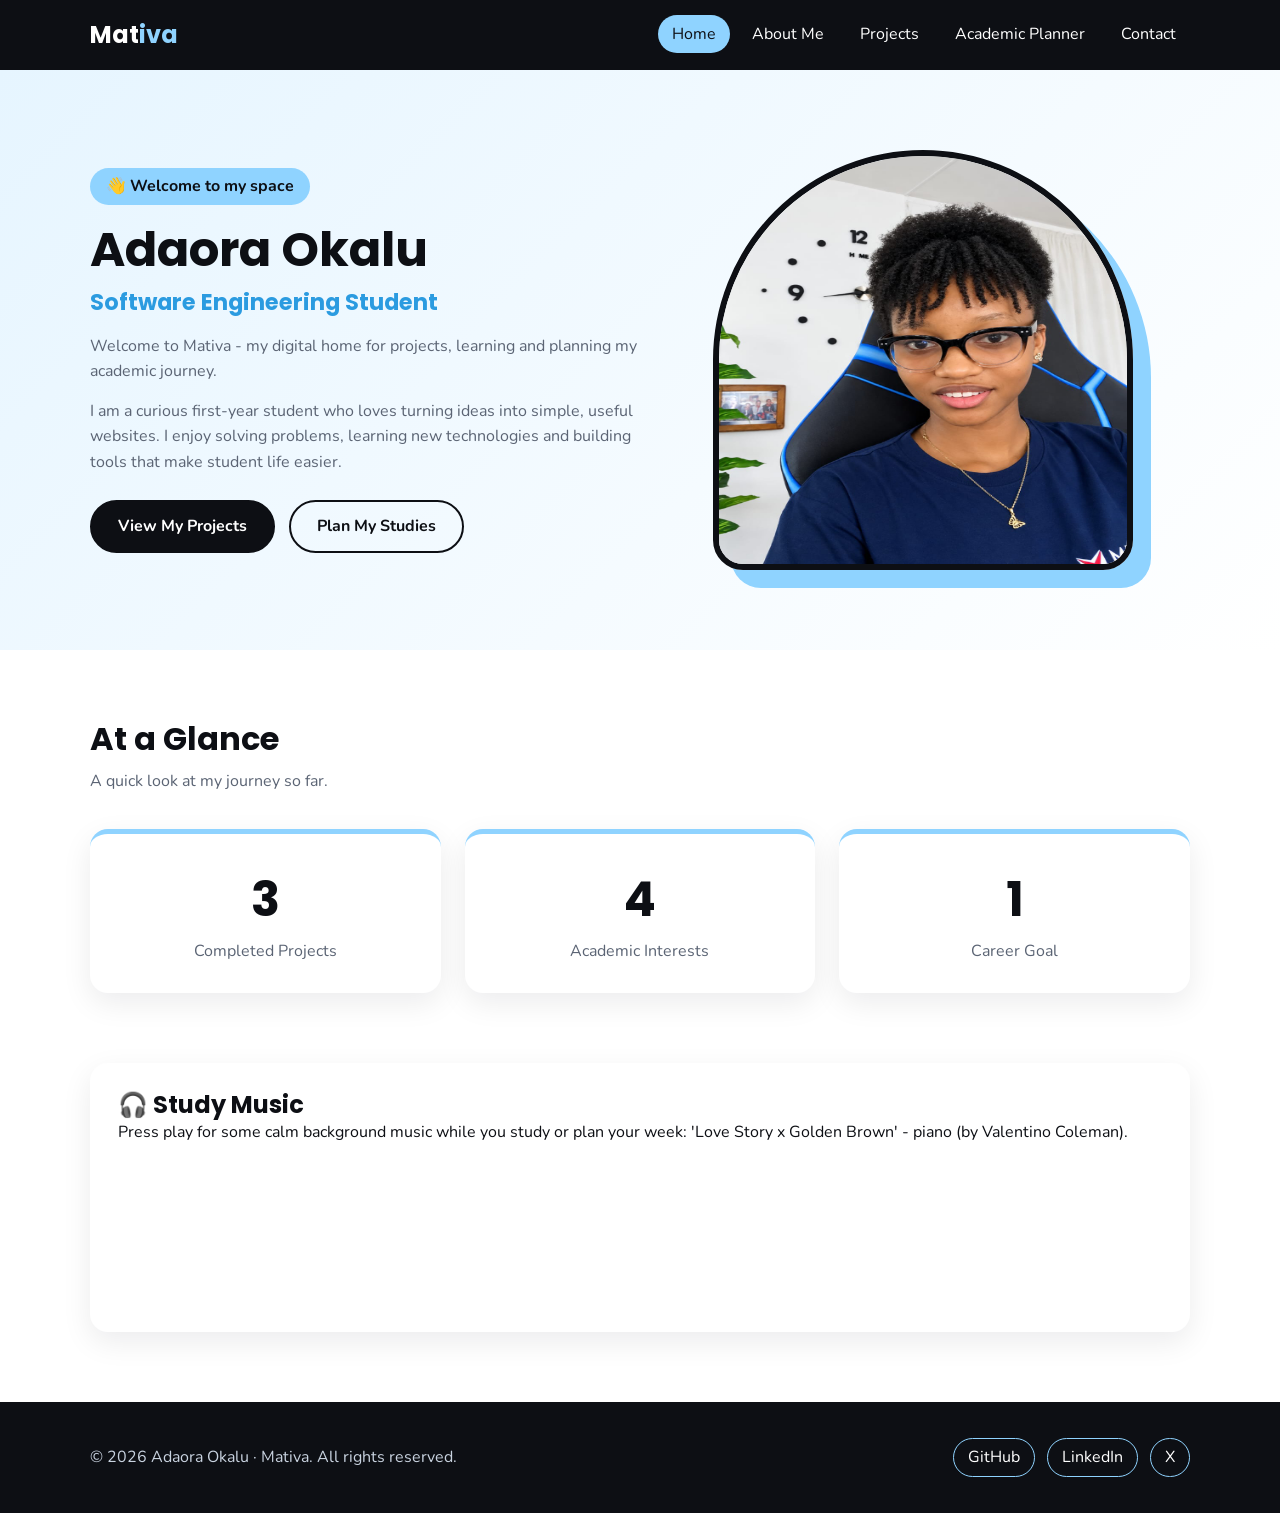
<file: index.html>
<!DOCTYPE html>
<html lang="en">
<head>
  <meta charset="UTF-8">
  <meta name="viewport" content="width=device-width, initial-scale=1.0">
  <meta name="description" content="Mativa - student portfolio and academic planner of Adaora Okalu.">
  <title>Home | Mativa</title>
  <!-- Google Fonts (optional - the site still works offline with fallback fonts) -->
  <link rel="stylesheet" href="https://fonts.googleapis.com/css2?family=Poppins:wght@600;700&family=Nunito:wght@400;700&display=swap">
  <!-- Our external stylesheet -->
  <link rel="stylesheet" href="css/style.css">
</head>
<body>
  <!-- ===== HEADER & NAVIGATION (same on every page) ===== -->
  <header>
    <nav class="container nav-bar">
      <a href="index.html" class="logo">Mat<span>iva</span></a>
      <!-- Hamburger button for mobile screens -->
      <button class="menu-toggle" id="menuToggle" aria-label="Open menu" aria-expanded="false">☰</button>
      <ul class="nav-links" id="navLinks">
          <li><a href="index.html" class="active">Home</a></li>
          <li><a href="about.html">About Me</a></li>
          <li><a href="projects.html">Projects</a></li>
          <li><a href="planner.html">Academic Planner</a></li>
          <li><a href="contact.html">Contact</a></li>
      </ul>
    </nav>
  </header>

  <main>
    <!-- ===== HERO SECTION (two columns on large screens) ===== -->
    <section class="hero">
      <div class="container hero-grid">
        <div class="hero-text fade-in">
          <span class="tag">👋 Welcome to my space</span>
          <h1>Adaora Okalu</h1>
          <h2>Software Engineering Student</h2>
          <p>Welcome to Mativa - my digital home for projects, learning and planning my academic journey.</p>
          <p>I am a curious first-year student who loves turning ideas into simple, useful websites. I enjoy solving problems, learning new technologies and building tools that make student life easier.</p>
          <div class="hero-buttons">
            <a href="projects.html" class="btn btn-primary">View My Projects</a>
            <a href="planner.html" class="btn btn-outline">Plan My Studies</a>
          </div>
        </div>
        <div class="hero-image">
          <img src="images/profile.jpg" alt="Profile photograph of Adaora Okalu" width="420" height="420">
        </div>
      </div>
    </section>

    <!-- ===== STATISTICS SECTION ===== -->
    <section>
      <div class="container">
        <h2 class="section-title">At a Glance</h2>
        <p class="section-sub">A quick look at my journey so far.</p>
        <div class="stats-grid">
          <article class="card stat"><div class="stat-number">3</div><p>Completed Projects</p></article>
          <article class="card stat"><div class="stat-number">4</div><p>Academic Interests</p></article>
          <article class="card stat"><div class="stat-number">1</div><p>Career Goal</p></article>
        </div>
      </div>
    </section>

    <!-- ===== MULTIMEDIA SECTION (HTML5 audio) ===== -->
    <section style="padding-top:0">
      <div class="container">
        <article class="card media-box">
          <h2>🎧 Study Music</h2>
          <p>Press play for some calm background music while you study or plan your week: 'Love Story x Golden Brown' - piano (by Valentino Coleman).</p>
          <!-- Official Apple Music player for the song -->
          <iframe allow="autoplay *; encrypted-media *;" frameborder="0" height="150" style="width:100%;max-width:660px;overflow:hidden;border-radius:10px;" src="https://embed.music.apple.com/us/album/love-story-x-golden-brown-piano-single/1865486045"></iframe>
        </article>
      </div>
    </section>
  </main>

  <!-- ===== FOOTER (same on every page) ===== -->
  <footer>
    <div class="container footer-inner">
      <p>&copy; <span id="year">2026</span> Adaora Okalu &middot; Mativa. All rights reserved.</p>
      <div class="socials">
        <a href="https://github.com" target="_blank" rel="noopener">GitHub</a>
        <a href="https://www.linkedin.com" target="_blank" rel="noopener">LinkedIn</a>
        <a href="https://x.com" target="_blank" rel="noopener">X</a>
      </div>
    </div>
  </footer>

  <!-- Our JavaScript file (loaded at the end so the page loads first) -->
  <script src="js/script.js"></script>
</body>
</html>
</file>
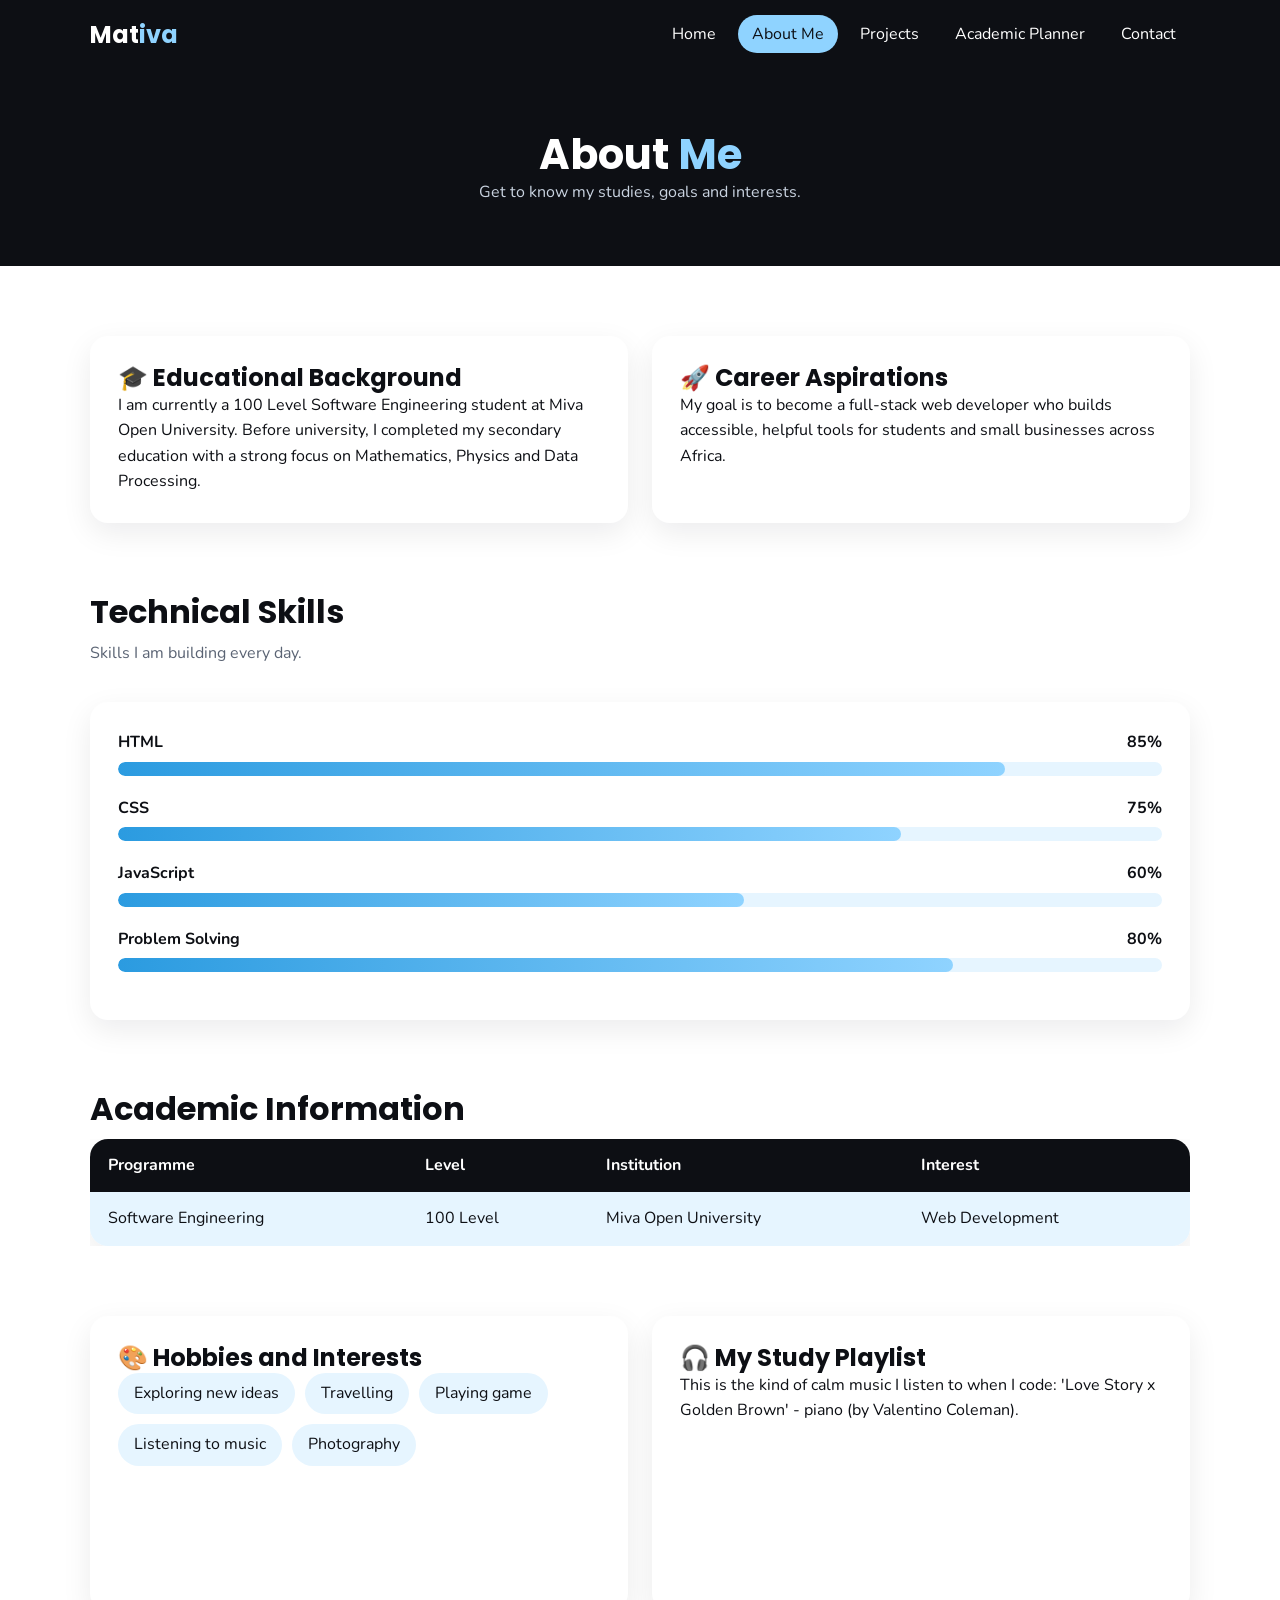
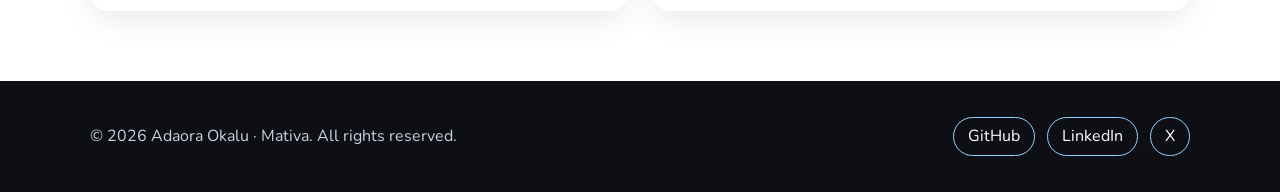
<file: about.html>
<!DOCTYPE html>
<html lang="en">
<head>
  <meta charset="UTF-8">
  <meta name="viewport" content="width=device-width, initial-scale=1.0">
  <meta name="description" content="Mativa - student portfolio and academic planner of Adaora Okalu.">
  <title>About Me | Mativa</title>
  <!-- Google Fonts (optional - the site still works offline with fallback fonts) -->
  <link rel="stylesheet" href="https://fonts.googleapis.com/css2?family=Poppins:wght@600;700&family=Nunito:wght@400;700&display=swap">
  <!-- Our external stylesheet -->
  <link rel="stylesheet" href="css/style.css">
</head>
<body>
  <!-- ===== HEADER & NAVIGATION (same on every page) ===== -->
  <header>
    <nav class="container nav-bar">
      <a href="index.html" class="logo">Mat<span>iva</span></a>
      <!-- Hamburger button for mobile screens -->
      <button class="menu-toggle" id="menuToggle" aria-label="Open menu" aria-expanded="false">☰</button>
      <ul class="nav-links" id="navLinks">
          <li><a href="index.html">Home</a></li>
          <li><a href="about.html" class="active">About Me</a></li>
          <li><a href="projects.html">Projects</a></li>
          <li><a href="planner.html">Academic Planner</a></li>
          <li><a href="contact.html">Contact</a></li>
      </ul>
    </nav>
  </header>

  <main>
    <!-- Page banner -->
    <section class="page-banner">
      <div class="container fade-in">
        <h1>About <span>Me</span></h1>
        <p>Get to know my studies, goals and interests.</p>
      </div>
    </section>

    <!-- Education and career -->
    <section>
      <div class="container two-col">
        <article class="card fade-in">
          <h2>🎓 Educational Background</h2>
          <p>I am currently a 100 Level Software Engineering student at Miva Open University. Before university, I completed my secondary education with a strong focus on Mathematics, Physics and Data Processing.</p>
        </article>
        <article class="card fade-in">
          <h2>🚀 Career Aspirations</h2>
          <p>My goal is to become a full-stack web developer who builds accessible, helpful tools for students and small businesses across Africa.</p>
        </article>
      </div>
    </section>

    <!-- Technical skills with progress bars -->
    <section style="padding-top:0">
      <div class="container">
        <h2 class="section-title">Technical Skills</h2>
        <p class="section-sub">Skills I am building every day.</p>
        <div class="card">
          <!-- data-level is read by JavaScript to fill each bar -->
          <div class="skill"><div class="skill-label"><span>HTML</span><span>85%</span></div><div class="bar"><div class="bar-fill" data-level="85"></div></div></div>
          <div class="skill"><div class="skill-label"><span>CSS</span><span>75%</span></div><div class="bar"><div class="bar-fill" data-level="75"></div></div></div>
          <div class="skill"><div class="skill-label"><span>JavaScript</span><span>60%</span></div><div class="bar"><div class="bar-fill" data-level="60"></div></div></div>
          <div class="skill"><div class="skill-label"><span>Problem Solving</span><span>80%</span></div><div class="bar"><div class="bar-fill" data-level="80"></div></div></div>
        </div>
      </div>
    </section>

    <!-- Academic information table -->
    <section style="padding-top:0">
      <div class="container">
        <h2 class="section-title">Academic Information</h2>
        <div class="table-wrap">
          <table>
            <thead>
              <tr><th>Programme</th><th>Level</th><th>Institution</th><th>Interest</th></tr>
            </thead>
            <tbody>
              <tr><td>Software Engineering</td><td>100 Level</td><td>Miva Open University</td><td>Web Development</td></tr>
            </tbody>
          </table>
        </div>
      </div>
    </section>

    <!-- Hobbies and multimedia -->
    <section style="padding-top:0">
      <div class="container two-col">
        <article class="card">
          <h2>🎨 Hobbies and Interests</h2>
          <ul class="hobby-list">
            <li>Exploring new ideas</li>
            <li>Travelling</li>
            <li>Playing game</li>
            <li>Listening to music</li>
            <li>Photography</li>
          </ul>
        </article>
        <article class="card media-box">
          <h2>🎧 My Study Playlist</h2>
          <p>This is the kind of calm music I listen to when I code: 'Love Story x Golden Brown' - piano (by Valentino Coleman).</p>
          <!-- Official Apple Music player for the song -->
          <iframe allow="autoplay *; encrypted-media *;" frameborder="0" height="150" style="width:100%;max-width:660px;overflow:hidden;border-radius:10px;" src="https://embed.music.apple.com/us/album/love-story-x-golden-brown-piano-single/1865486045"></iframe>
        </article>
      </div>
    </section>
  </main>

  <!-- ===== FOOTER (same on every page) ===== -->
  <footer>
    <div class="container footer-inner">
      <p>&copy; <span id="year">2026</span> Adaora Okalu &middot; Mativa. All rights reserved.</p>
      <div class="socials">
        <a href="https://github.com" target="_blank" rel="noopener">GitHub</a>
        <a href="https://www.linkedin.com" target="_blank" rel="noopener">LinkedIn</a>
        <a href="https://x.com" target="_blank" rel="noopener">X</a>
      </div>
    </div>
  </footer>

  <!-- Our JavaScript file (loaded at the end so the page loads first) -->
  <script src="js/script.js"></script>
</body>
</html>
</file>
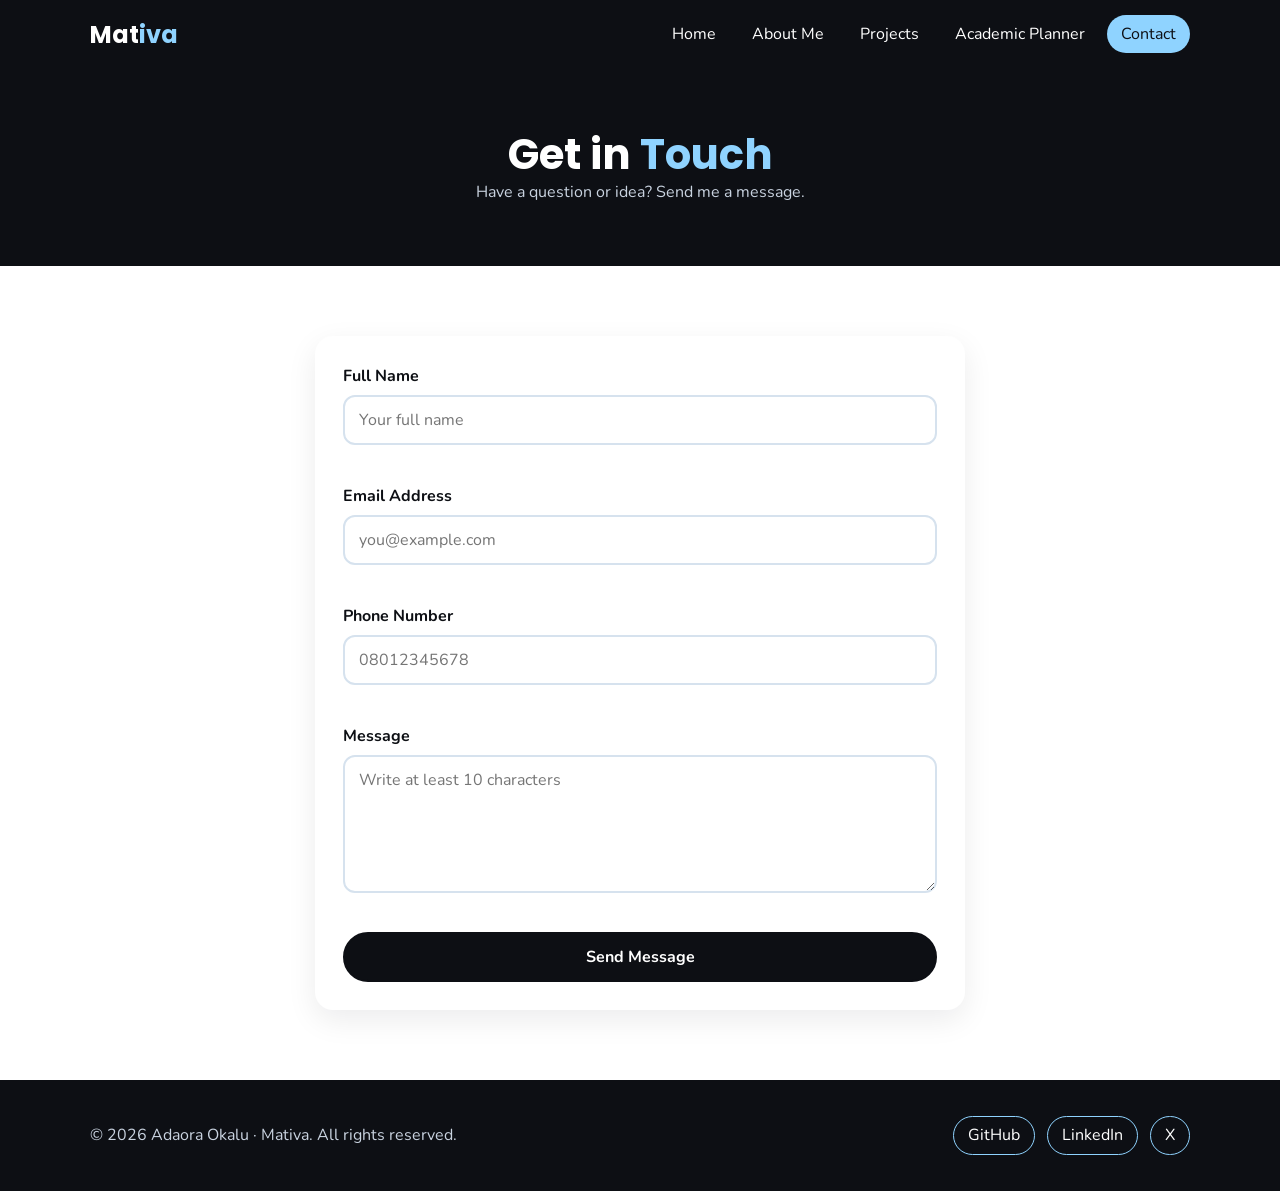
<file: contact.html>
<!DOCTYPE html>
<html lang="en">
<head>
  <meta charset="UTF-8">
  <meta name="viewport" content="width=device-width, initial-scale=1.0">
  <meta name="description" content="Mativa - student portfolio and academic planner of Adaora Okalu.">
  <title>Contact | Mativa</title>
  <!-- Google Fonts (optional - the site still works offline with fallback fonts) -->
  <link rel="stylesheet" href="https://fonts.googleapis.com/css2?family=Poppins:wght@600;700&family=Nunito:wght@400;700&display=swap">
  <!-- Our external stylesheet -->
  <link rel="stylesheet" href="css/style.css">
</head>
<body>
  <!-- ===== HEADER & NAVIGATION (same on every page) ===== -->
  <header>
    <nav class="container nav-bar">
      <a href="index.html" class="logo">Mat<span>iva</span></a>
      <!-- Hamburger button for mobile screens -->
      <button class="menu-toggle" id="menuToggle" aria-label="Open menu" aria-expanded="false">☰</button>
      <ul class="nav-links" id="navLinks">
          <li><a href="index.html">Home</a></li>
          <li><a href="about.html">About Me</a></li>
          <li><a href="projects.html">Projects</a></li>
          <li><a href="planner.html">Academic Planner</a></li>
          <li><a href="contact.html" class="active">Contact</a></li>
      </ul>
    </nav>
  </header>

  <main>
    <!-- Page banner -->
    <section class="page-banner">
      <div class="container fade-in">
        <h1>Get in <span>Touch</span></h1>
        <p>Have a question or idea? Send me a message.</p>
      </div>
    </section>

    <section>
      <div class="container" style="max-width:650px">
        <article class="card">
          <!-- novalidate lets our JavaScript handle validation -->
          <form id="contactForm" class="contact-form" novalidate>
            <div class="form-group">
              <label for="fullName">Full Name</label>
              <input type="text" id="fullName" placeholder="Your full name">
              <span class="error"></span>
            </div>
            <div class="form-group">
              <label for="email">Email Address</label>
              <input type="email" id="email" placeholder="you@example.com">
              <span class="error"></span>
            </div>
            <div class="form-group">
              <label for="phone">Phone Number</label>
              <input type="tel" id="phone" placeholder="08012345678">
              <span class="error"></span>
            </div>
            <div class="form-group">
              <label for="message">Message</label>
              <textarea id="message" rows="5" placeholder="Write at least 10 characters"></textarea>
              <span class="error"></span>
            </div>
            <button type="submit" class="btn btn-primary">Send Message</button>
            <div class="success-message" id="successMessage"></div>
          </form>
        </article>
      </div>
    </section>
  </main>

  <!-- ===== FOOTER (same on every page) ===== -->
  <footer>
    <div class="container footer-inner">
      <p>&copy; <span id="year">2026</span> Adaora Okalu &middot; Mativa. All rights reserved.</p>
      <div class="socials">
        <a href="https://github.com" target="_blank" rel="noopener">GitHub</a>
        <a href="https://www.linkedin.com" target="_blank" rel="noopener">LinkedIn</a>
        <a href="https://x.com" target="_blank" rel="noopener">X</a>
      </div>
    </div>
  </footer>

  <!-- Our JavaScript file (loaded at the end so the page loads first) -->
  <script src="js/script.js"></script>
</body>
</html>
</file>
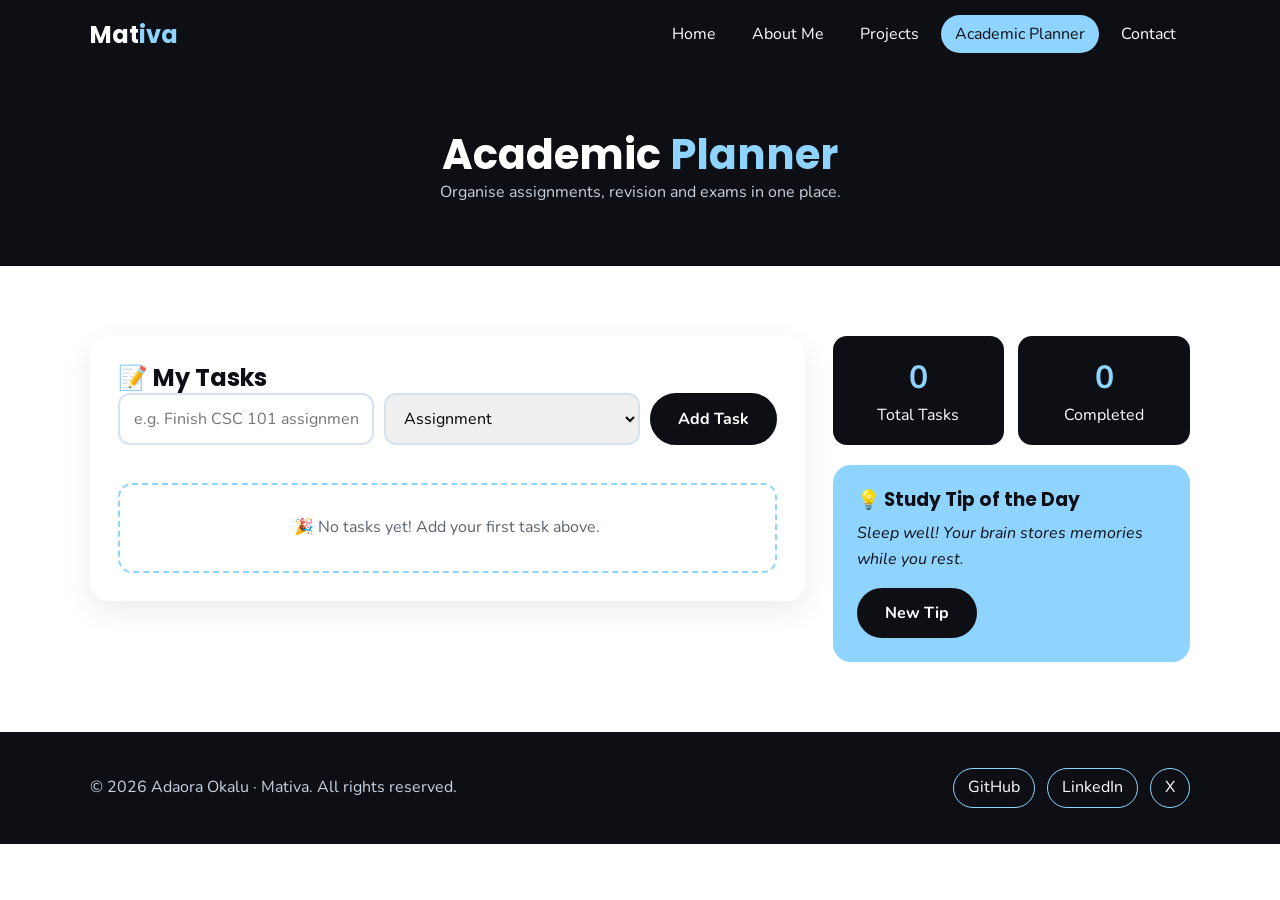
<file: planner.html>
<!DOCTYPE html>
<html lang="en">
<head>
  <meta charset="UTF-8">
  <meta name="viewport" content="width=device-width, initial-scale=1.0">
  <meta name="description" content="Mativa - student portfolio and academic planner of Adaora Okalu.">
  <title>Academic Planner | Mativa</title>
  <!-- Google Fonts (optional - the site still works offline with fallback fonts) -->
  <link rel="stylesheet" href="https://fonts.googleapis.com/css2?family=Poppins:wght@600;700&family=Nunito:wght@400;700&display=swap">
  <!-- Our external stylesheet -->
  <link rel="stylesheet" href="css/style.css">
</head>
<body>
  <!-- ===== HEADER & NAVIGATION (same on every page) ===== -->
  <header>
    <nav class="container nav-bar">
      <a href="index.html" class="logo">Mat<span>iva</span></a>
      <!-- Hamburger button for mobile screens -->
      <button class="menu-toggle" id="menuToggle" aria-label="Open menu" aria-expanded="false">☰</button>
      <ul class="nav-links" id="navLinks">
          <li><a href="index.html">Home</a></li>
          <li><a href="about.html">About Me</a></li>
          <li><a href="projects.html">Projects</a></li>
          <li><a href="planner.html" class="active">Academic Planner</a></li>
          <li><a href="contact.html">Contact</a></li>
      </ul>
    </nav>
  </header>

  <main>
    <!-- Page banner -->
    <section class="page-banner">
      <div class="container fade-in">
        <h1>Academic <span>Planner</span></h1>
        <p>Organise assignments, revision and exams in one place.</p>
      </div>
    </section>

    <section>
      <div class="container planner-grid">
        <!-- Task area -->
        <article class="card">
          <h2>📝 My Tasks</h2>
          <div class="task-form">
            <input type="text" id="taskInput" placeholder="e.g. Finish CSC 101 assignment" aria-label="Task">
            <select id="taskCategory" aria-label="Task category">
              <option>Assignment</option>
              <option>Revision</option>
              <option>Examination</option>
              <option>Personal</option>
            </select>
            <button class="btn btn-primary" id="addTaskBtn">Add Task</button>
          </div>
          <p class="error" id="taskError"></p>
          <!-- JavaScript fills this list -->
          <ul class="task-list" id="taskList"></ul>
        </article>

        <!-- Sidebar: stats and study tip -->
        <aside>
          <div class="planner-stats">
            <div><strong id="totalTasks">0</strong>Total Tasks</div>
            <div><strong id="completedTasks">0</strong>Completed</div>
          </div>
          <div class="tip-box">
            <h3>💡 Study Tip of the Day</h3>
            <p id="tipText">Loading tip...</p>
            <button class="btn btn-primary" id="newTipBtn">New Tip</button>
          </div>
        </aside>
      </div>
    </section>
  </main>

  <!-- ===== FOOTER (same on every page) ===== -->
  <footer>
    <div class="container footer-inner">
      <p>&copy; <span id="year">2026</span> Adaora Okalu &middot; Mativa. All rights reserved.</p>
      <div class="socials">
        <a href="https://github.com" target="_blank" rel="noopener">GitHub</a>
        <a href="https://www.linkedin.com" target="_blank" rel="noopener">LinkedIn</a>
        <a href="https://x.com" target="_blank" rel="noopener">X</a>
      </div>
    </div>
  </footer>

  <!-- Our JavaScript file (loaded at the end so the page loads first) -->
  <script src="js/script.js"></script>
</body>
</html>
</file>
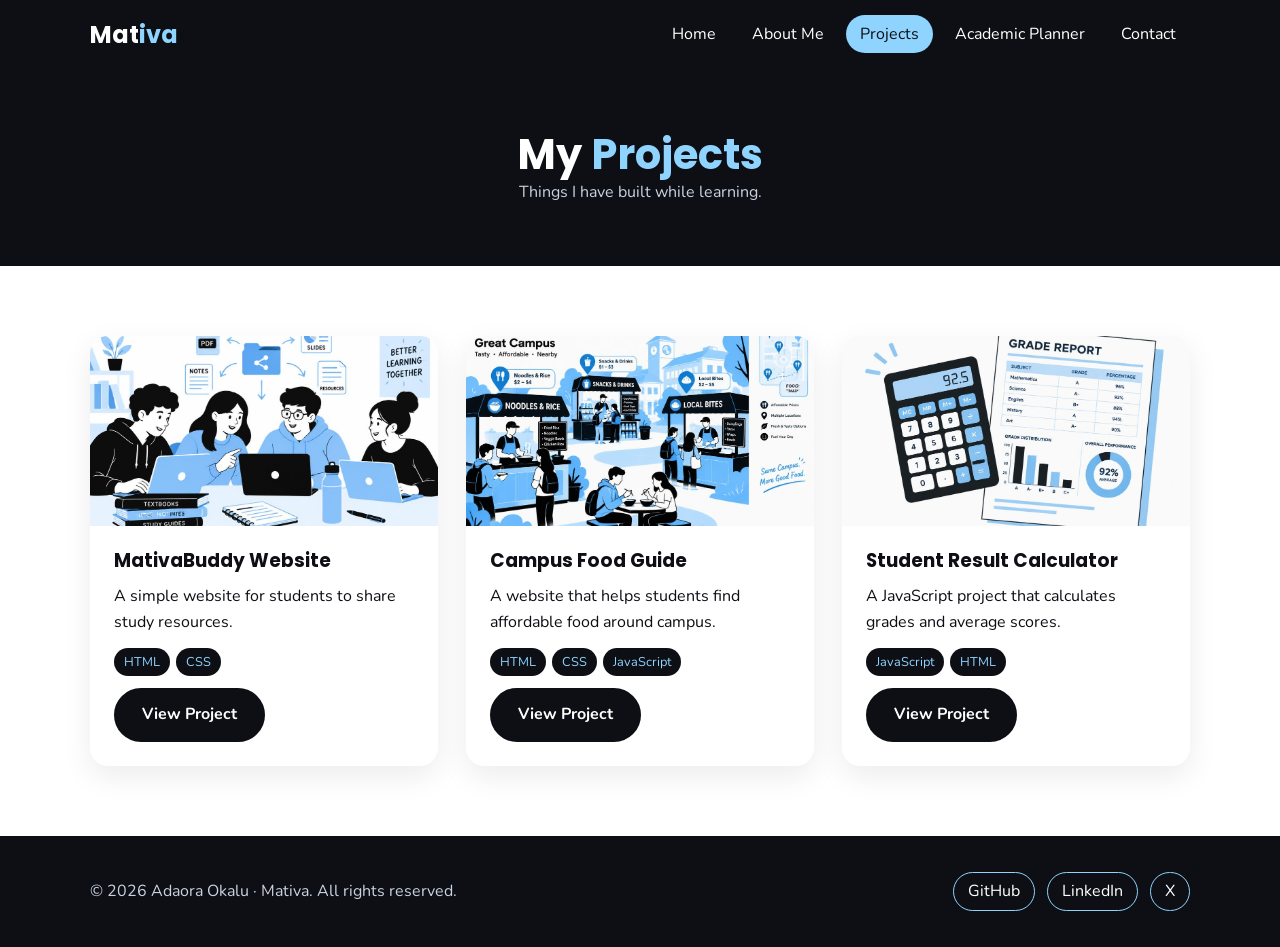
<file: projects.html>
<!DOCTYPE html>
<html lang="en">
<head>
  <meta charset="UTF-8">
  <meta name="viewport" content="width=device-width, initial-scale=1.0">
  <meta name="description" content="Mativa - student portfolio and academic planner of Adaora Okalu.">
  <title>Projects | Mativa</title>
  <!-- Google Fonts (optional - the site still works offline with fallback fonts) -->
  <link rel="stylesheet" href="https://fonts.googleapis.com/css2?family=Poppins:wght@600;700&family=Nunito:wght@400;700&display=swap">
  <!-- Our external stylesheet -->
  <link rel="stylesheet" href="css/style.css">
</head>
<body>
  <!-- ===== HEADER & NAVIGATION (same on every page) ===== -->
  <header>
    <nav class="container nav-bar">
      <a href="index.html" class="logo">Mat<span>iva</span></a>
      <!-- Hamburger button for mobile screens -->
      <button class="menu-toggle" id="menuToggle" aria-label="Open menu" aria-expanded="false">☰</button>
      <ul class="nav-links" id="navLinks">
          <li><a href="index.html">Home</a></li>
          <li><a href="about.html">About Me</a></li>
          <li><a href="projects.html" class="active">Projects</a></li>
          <li><a href="planner.html">Academic Planner</a></li>
          <li><a href="contact.html">Contact</a></li>
      </ul>
    </nav>
  </header>

  <main>
    <!-- Page banner -->
    <section class="page-banner">
      <div class="container fade-in">
        <h1>My <span>Projects</span></h1>
        <p>Things I have built while learning.</p>
      </div>
    </section>

    <!-- Project cards displayed with CSS Grid -->
    <section>
      <div class="container projects-grid">
          <article class="card project-card">
            <img src="images/project1.jpg" alt="MativaBuddy Website preview" width="400" height="190">
            <div class="project-body">
              <h3>MativaBuddy Website</h3>
              <p>A simple website for students to share study resources.</p>
              <div class="tech"><span>HTML</span><span>CSS</span></div>
              <a href="#" class="btn btn-primary">View Project</a>
            </div>
          </article>
          <article class="card project-card">
            <img src="images/project2.jpg" alt="Campus Food Guide preview" width="400" height="190">
            <div class="project-body">
              <h3>Campus Food Guide</h3>
              <p>A website that helps students find affordable food around campus.</p>
              <div class="tech"><span>HTML</span><span>CSS</span><span>JavaScript</span></div>
              <a href="#" class="btn btn-primary">View Project</a>
            </div>
          </article>
          <article class="card project-card">
            <img src="images/project3.jpg" alt="Student Result Calculator preview" width="400" height="190">
            <div class="project-body">
              <h3>Student Result Calculator</h3>
              <p>A JavaScript project that calculates grades and average scores.</p>
              <div class="tech"><span>JavaScript</span><span>HTML</span></div>
              <a href="#" class="btn btn-primary">View Project</a>
            </div>
          </article>
      </div>
    </section>
  </main>

  <!-- ===== FOOTER (same on every page) ===== -->
  <footer>
    <div class="container footer-inner">
      <p>&copy; <span id="year">2026</span> Adaora Okalu &middot; Mativa. All rights reserved.</p>
      <div class="socials">
        <a href="https://github.com" target="_blank" rel="noopener">GitHub</a>
        <a href="https://www.linkedin.com" target="_blank" rel="noopener">LinkedIn</a>
        <a href="https://x.com" target="_blank" rel="noopener">X</a>
      </div>
    </div>
  </footer>

  <!-- Our JavaScript file (loaded at the end so the page loads first) -->
  <script src="js/script.js"></script>
</body>
</html>
</file>
<file: css/style.css>
/* =========================================================
   MATIVA - Main Stylesheet
   Colour scheme: black, light blue and white.
   Change the variables below to re-theme the whole site.
   ========================================================= */

/* ---------- 1. Colour & spacing variables ---------- */
:root {
  --black: #0d0f14;
  --dark: #1c2230;
  --blue: #8fd3ff;
  --blue-soft: #e6f5ff;
  --blue-deep: #2b9be0;
  --white: #ffffff;
  --grey: #5b6474;
  --red: #e0475b;
  --green: #22a565;
  --radius: 18px;
  --shadow: 0 10px 30px rgba(13, 15, 20, 0.08);
  --shadow-hover: 0 18px 40px rgba(13, 15, 20, 0.16);
  --font-head: "Poppins", "Segoe UI", Arial, sans-serif;
  --font-body: "Nunito", "Segoe UI", Arial, sans-serif;
}

/* ---------- 2. Basic reset ---------- */
* { margin: 0; padding: 0; box-sizing: border-box; }
html { scroll-behavior: smooth; }
body {
  font-family: var(--font-body);
  color: var(--black);
  background: var(--white);
  line-height: 1.6;
}
img { max-width: 100%; display: block; }
a { color: var(--blue-deep); }
h1, h2, h3 { font-family: var(--font-head); line-height: 1.2; }

/* A centred content wrapper used on every page */
.container { width: 90%; max-width: 1100px; margin: 0 auto; }
section { padding: 70px 0; }
.section-title { font-size: 2rem; margin-bottom: 10px; }
.section-sub { color: var(--grey); margin-bottom: 35px; }

/* ---------- 3. Sticky header & navigation ---------- */
header {
  position: sticky; top: 0; z-index: 100;
  background: var(--black);
}
.nav-bar {
  display: flex; align-items: center; justify-content: space-between;
  padding: 16px 0;
}
.logo {
  font-family: var(--font-head); font-weight: 700; font-size: 1.5rem;
  color: var(--white); text-decoration: none;
}
.logo span { color: var(--blue); }
.nav-links { display: flex; gap: 8px; list-style: none; }
.nav-links a {
  color: var(--white); text-decoration: none; padding: 8px 14px;
  border-radius: 999px; transition: background 0.3s, color 0.3s;
}
.nav-links a:hover, .nav-links a.active { background: var(--blue); color: var(--black); }

/* Hamburger button (only shown on small screens) */
.menu-toggle {
  display: none; background: none; border: 2px solid var(--blue);
  color: var(--blue); font-size: 1.4rem; border-radius: 10px;
  padding: 4px 12px; cursor: pointer;
}

/* ---------- 4. Buttons ---------- */
.btn {
  display: inline-block; padding: 12px 26px; border-radius: 999px;
  font-weight: 700; text-decoration: none; border: 2px solid var(--black);
  cursor: pointer; font-size: 1rem; font-family: var(--font-body);
  transition: transform 0.25s, background 0.25s, color 0.25s, box-shadow 0.25s;
}
.btn-primary { background: var(--black); color: var(--white); }
.btn-primary:hover { background: var(--blue); color: var(--black); transform: translateY(-3px); box-shadow: var(--shadow-hover); }
.btn-outline { background: transparent; color: var(--black); }
.btn-outline:hover { background: var(--black); color: var(--white); transform: translateY(-3px); }

/* ---------- 5. Hero section (two columns with Grid) ---------- */
.hero {
  background: linear-gradient(135deg, var(--blue-soft), var(--white));
  padding: 80px 0;
}
.hero-grid {
  display: grid; grid-template-columns: 1.2fr 1fr; gap: 50px; align-items: center;
}
.tag {
  display: inline-block; background: var(--blue); color: var(--black);
  padding: 6px 16px; border-radius: 999px; font-weight: 700; margin-bottom: 16px;
}
.hero h1 { font-size: 3rem; margin-bottom: 10px; }
.hero h2 { font-size: 1.4rem; color: var(--blue-deep); margin-bottom: 18px; }
.hero p { color: var(--grey); margin-bottom: 14px; }
.hero-buttons { display: flex; flex-wrap: wrap; gap: 14px; margin-top: 24px; }
.hero-image img {
  border-radius: 50% 50% 30px 30px; border: 6px solid var(--black);
  box-shadow: 18px 18px 0 var(--blue);
  animation: float 4s ease-in-out infinite; /* simple animation */
}

/* The floating animation used on the profile photo */
@keyframes float {
  0%, 100% { transform: translateY(0); }
  50% { transform: translateY(-12px); }
}
/* Fade-in animation used on page content */
@keyframes fadeUp {
  from { opacity: 0; transform: translateY(20px); }
  to { opacity: 1; transform: translateY(0); }
}
.fade-in { animation: fadeUp 0.8s ease both; }

/* ---------- 6. Cards & grids ---------- */
.card {
  background: var(--white); border-radius: var(--radius); padding: 28px;
  box-shadow: var(--shadow); transition: transform 0.3s, box-shadow 0.3s;
}
.card:hover { transform: translateY(-6px); box-shadow: var(--shadow-hover); }

.stats-grid { display: grid; grid-template-columns: repeat(3, 1fr); gap: 24px; }
.stat { text-align: center; border-top: 5px solid var(--blue); }
.stat-number { font-family: var(--font-head); font-size: 3rem; font-weight: 700; }
.stat p { color: var(--grey); }

.two-col { display: grid; grid-template-columns: repeat(2, 1fr); gap: 24px; }

/* Page banner used at the top of inner pages */
.page-banner { background: var(--black); color: var(--white); padding: 60px 0; text-align: center; }
.page-banner h1 { font-size: 2.6rem; }
.page-banner h1 span { color: var(--blue); }
.page-banner p { color: #c9d3e0; }

/* ---------- 7. Skill progress bars ---------- */
.skill { margin-bottom: 20px; }
.skill-label { display: flex; justify-content: space-between; font-weight: 700; margin-bottom: 6px; }
.bar { background: var(--blue-soft); border-radius: 999px; height: 14px; overflow: hidden; }
.bar-fill {
  height: 100%; background: linear-gradient(90deg, var(--blue-deep), var(--blue));
  border-radius: 999px; width: 0; transition: width 1.5s ease; /* animated by JS */
}

/* ---------- 8. Table ---------- */
.table-wrap { overflow-x: auto; }
table { width: 100%; border-collapse: collapse; border-radius: var(--radius); overflow: hidden; box-shadow: var(--shadow); }
th { background: var(--black); color: var(--white); }
th, td { padding: 14px 18px; text-align: left; }
td { background: var(--blue-soft); }

.hobby-list { list-style: none; display: flex; flex-wrap: wrap; gap: 10px; }
.hobby-list li { background: var(--blue-soft); padding: 8px 16px; border-radius: 999px; }

.media-box audio { width: 100%; margin-top: 14px; }

/* ---------- 9. Project cards ---------- */
.projects-grid { display: grid; grid-template-columns: repeat(auto-fit, minmax(280px, 1fr)); gap: 28px; }
.project-card { padding: 0; overflow: hidden; display: flex; flex-direction: column; }
.project-card img { height: 190px; width: 100%; object-fit: cover; transition: transform 0.4s; }
.project-card:hover img { transform: scale(1.06); }
.project-body { padding: 24px; display: flex; flex-direction: column; gap: 12px; flex: 1; }
.tech { display: flex; flex-wrap: wrap; gap: 6px; }
.tech span { background: var(--black); color: var(--blue); font-size: 0.8rem; padding: 4px 10px; border-radius: 999px; }
.project-body .btn { margin-top: auto; align-self: flex-start; }

/* ---------- 10. Academic planner ---------- */
.planner-grid { display: grid; grid-template-columns: 2fr 1fr; gap: 28px; align-items: start; }
.task-form { display: flex; flex-wrap: wrap; gap: 10px; margin-bottom: 24px; }
.task-form input, .task-form select { flex: 1 1 180px; }
input, select, textarea {
  padding: 12px 14px; border: 2px solid #d6e2ee; border-radius: 12px;
  font-size: 1rem; font-family: var(--font-body); transition: border-color 0.2s;
}
input:focus, select:focus, textarea:focus { outline: none; border-color: var(--blue-deep); }

.task-list { list-style: none; display: flex; flex-direction: column; gap: 10px; }
.task-item {
  display: flex; align-items: center; gap: 12px; padding: 14px 16px;
  background: var(--blue-soft); border-radius: 14px; animation: fadeUp 0.4s ease;
}
.task-text { flex: 1; }
.task-item.completed .task-text { text-decoration: line-through; color: var(--grey); }
.category { font-size: 0.75rem; background: var(--black); color: var(--blue); padding: 3px 10px; border-radius: 999px; }
.small-btn { border: none; border-radius: 10px; padding: 6px 12px; cursor: pointer; font-weight: 700; transition: transform 0.2s, opacity 0.2s; }
.small-btn:hover { transform: scale(1.08); }
.complete-btn { background: var(--green); color: var(--white); }
.delete-btn { background: var(--red); color: var(--white); }
.empty-message { text-align: center; color: var(--grey); padding: 30px; border: 2px dashed var(--blue); border-radius: 14px; }

.planner-stats { display: flex; gap: 14px; margin-bottom: 20px; }
.planner-stats div { flex: 1; text-align: center; background: var(--black); color: var(--white); border-radius: 14px; padding: 16px; }
.planner-stats strong { display: block; font-size: 2rem; color: var(--blue); }
.tip-box { background: var(--blue); border-radius: var(--radius); padding: 24px; }
.tip-box p { margin: 10px 0 16px; font-style: italic; }

/* ---------- 11. Contact form ---------- */
.contact-form { display: flex; flex-direction: column; gap: 18px; }
.form-group { display: flex; flex-direction: column; gap: 6px; }
.form-group label { font-weight: 700; }
.form-group.invalid input, .form-group.invalid textarea { border-color: var(--red); }
.error { color: var(--red); font-size: 0.9rem; min-height: 1em; }
.success-message {
  display: none; background: #e3f8ec; color: var(--green); border-radius: 12px;
  padding: 14px; font-weight: 700;
}
.success-message.show { display: block; animation: fadeUp 0.5s ease; }

/* ---------- 12. Footer ---------- */
footer { background: var(--black); color: #c9d3e0; padding: 36px 0; }
.footer-inner { display: flex; justify-content: space-between; align-items: center; flex-wrap: wrap; gap: 16px; }
.socials { display: flex; gap: 12px; }
.socials a {
  color: var(--white); text-decoration: none; border: 1px solid var(--blue);
  padding: 6px 14px; border-radius: 999px; transition: background 0.3s, color 0.3s;
}
.socials a:hover { background: var(--blue); color: var(--black); }

/* ---------- 13. Responsive design ---------- */
/* Tablet */
@media (max-width: 900px) {
  .hero-grid, .planner-grid, .two-col { grid-template-columns: 1fr; }
  .hero-image { max-width: 360px; margin: 0 auto; }
  .hero h1 { font-size: 2.4rem; }
}
/* Mobile */
@media (max-width: 700px) {
  .menu-toggle { display: block; }
  .nav-links {
    display: none; position: absolute; top: 100%; left: 0; right: 0;
    flex-direction: column; background: var(--black); padding: 10px 5% 20px;
  }
  .nav-links.open { display: flex; } /* added by JavaScript */
  .stats-grid { grid-template-columns: 1fr; }
  .hero { text-align: center; }
  .hero-buttons { justify-content: center; }
  .footer-inner { flex-direction: column; text-align: center; }
  section { padding: 50px 0; }
}
</file>
